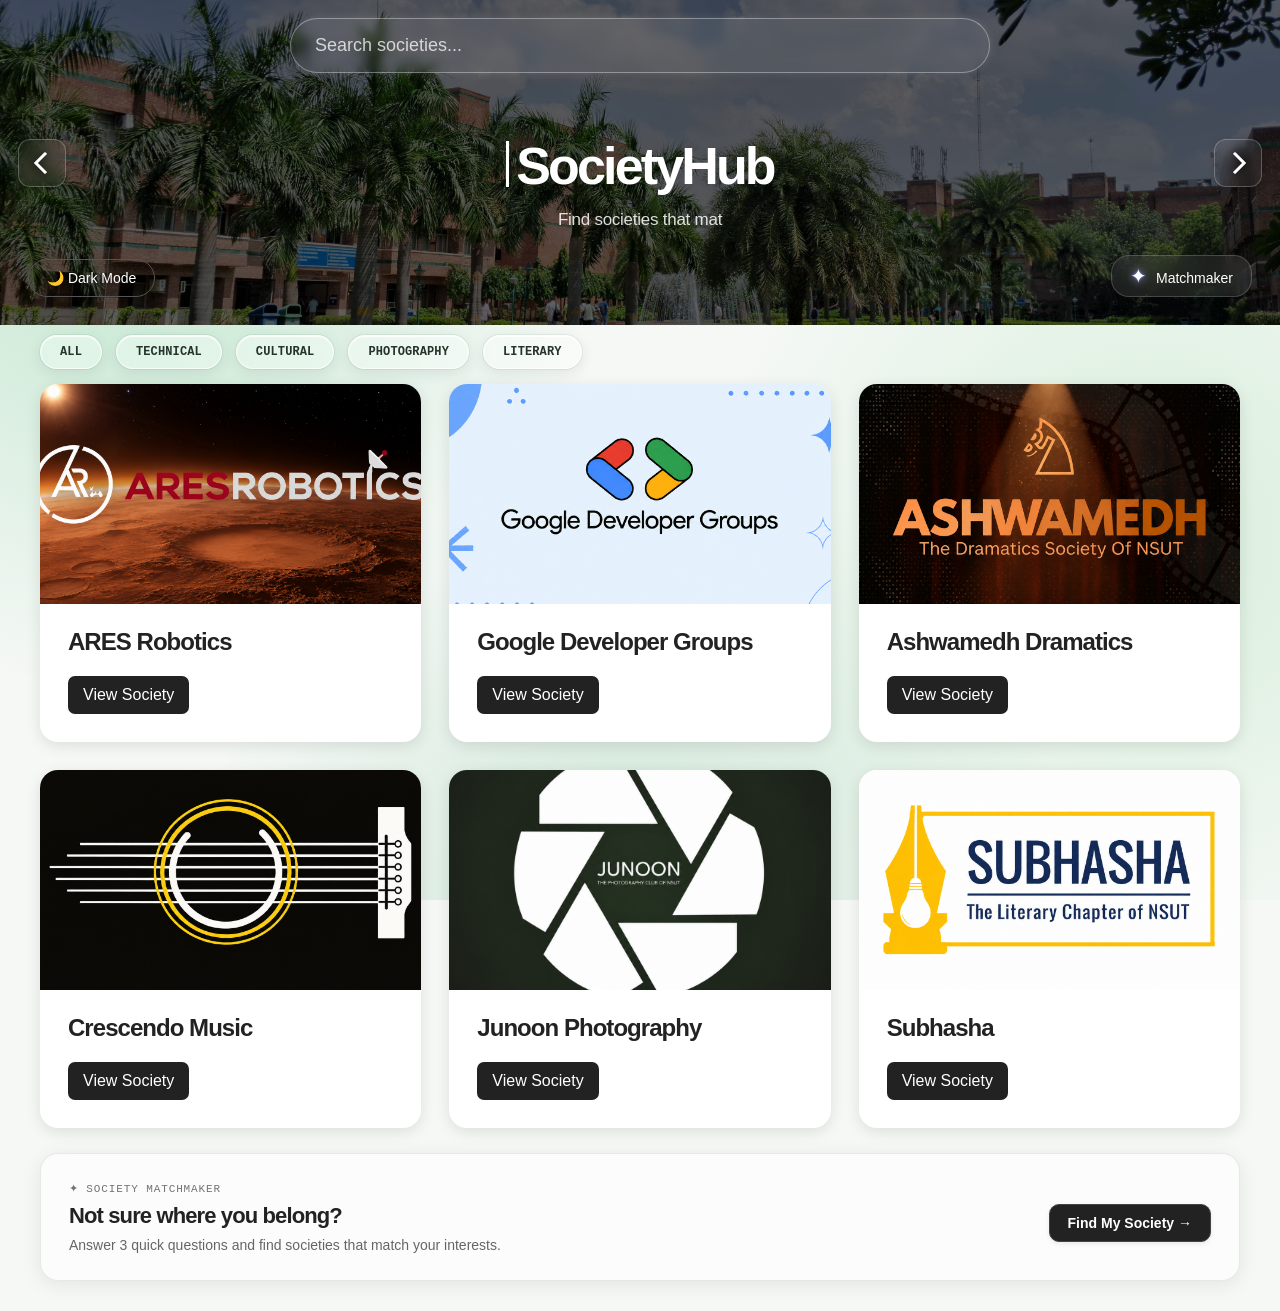
<file: index.html>
<!DOCTYPE html>

<html lang="en">

<head>

    <meta charset="UTF-8">
    <meta name="viewport" content="width=device-width, initial-scale=1.0">

    <title>SocietyHub</title>

    <link rel="stylesheet" href="style.css">

</head>

<body>


    <!-- HEADER / OVERLAY -->
    <header class="hero-overlay">

        <button id="prev-campus" class="campus-arrow campus-prev" type="button">
            &lt;
        </button>

        <button id="next-campus" class="campus-arrow campus-next" type="button">
            &gt;
        </button>


        <!-- SEARCH -->
        <input
            type="text"
            id="search"
            placeholder="Search societies..."
        >


        <h1><span class="typing-cursor"></span>SocietyHub</h1>

        <p id="hero-typing"></p>


        <button id="theme-toggle">🌙 Dark Mode</button>


        <!-- MATCHMAKER SHORTCUT -->
        <button id="matchmaker-jump" class="matchmaker-jump" type="button">
    <span>✦</span>
    Matchmaker
</button>

    </header>


    <main>

        <section>


            <!-- FILTERS -->

            <div class="filters">

                <button class="filter-btn" onclick="filterSocieties('all')">
                    All
                </button>

                <button class="filter-btn" onclick="filterSocieties('Technical')">
                    Technical
                </button>

                <button class="filter-btn" onclick="filterSocieties('Cultural')">
                    Cultural
                </button>

                <button class="filter-btn" onclick="filterSocieties('Photography')">
                    Photography
                </button>

                <button class="filter-btn" onclick="filterSocieties('Literary')">
                    Literary
                </button>

            </div>


            <!-- SOCIETY CARDS -->

            <div class="society-container">


                <!-- ROBOTICS -->

                <div class="society-card">

                    <div class="society-image">
                        <img src="images/robotics.png" alt="Robotics Society">
                    </div>

                    <div class="society-content">

                        <h3>ARES Robotics</h3>

                        <div class="society-info">
                            <p>Technical</p>
                            <p>Build robots and explore research!.</p>
                        </div>

                        <a href="society.html?society=robotics">
                            View Society
                        </a>

                    </div>

                </div>


                <!-- CODING -->

                <div class="society-card">

                    <div class="society-image">
                        <img src="images/coding.png" alt="Coding Club">
                    </div>

                    <div class="society-content">

                        <h3>Google Developer Groups</h3>

                        <div class="society-info">
                            <p>Technical</p>
                            <p>Learn, build and compete through code.</p>
                        </div>

                        <a href="society.html?society=coding">
                            View Society
                        </a>

                    </div>

                </div>


                <!-- DRAMA -->

                <div class="society-card">

                    <div class="society-image">
                        <img src="images/dramatics.png" alt="Drama Society">
                    </div>

                    <div class="society-content">

                        <h3>Ashwamedh Dramatics</h3>

                        <div class="society-info">
                            <p>Cultural</p>
                            <p>Act, perform and tell stories.</p>
                        </div>

                        <a href="society.html?society=drama">
                            View Society
                        </a>

                    </div>

                </div>


                <!-- MUSIC -->

                <div class="society-card">

                    <div class="society-image">
                        <img src="images/music.png" alt="Music Society">
                    </div>

                    <div class="society-content">

                        <h3>Crescendo Music</h3>

                        <div class="society-info">
                            <p>Cultural</p>
                            <p>Explore music and perform together.</p>
                        </div>

                        <a href="society.html?society=music">
                            View Society
                        </a>

                    </div>

                </div>


                <!-- PHOTOGRAPHY -->

                <div class="society-card">

                    <div class="society-image">
                        <img src="images/photography.png" alt="Junoon Photography">
                    </div>

                    <div class="society-content">

                        <h3>Junoon Photography</h3>

                        <div class="society-info">
                            <p>Photography</p>
                            <p>Capture moments and document memories.</p>
                        </div>

                        <a href="society.html?society=photography">
                            View Society
                        </a>

                    </div>

                </div>


                <!-- LITERARY -->

                <div class="society-card">

                    <div class="society-image">
                        <img src="images/literature.png" alt="Literary Society">
                    </div>

                    <div class="society-content">

                        <h3>Subhasha</h3>

                        <div class="society-info">
                            <p>Literary</p>
                            <p>Write, discuss and explore literature.</p>
                        </div>

                        <a href="society.html?society=literary">
                            View Society
                        </a>

                    </div>

                </div>

            </div>


            <!-- EMPTY STATE -->

            <div id="empty-state">

                <h3>No societies found</h3>

                <p>
                    Try searching for a different society or category.
                </p>

            </div>


            <!-- SOCIETY MATCHMAKER -->

            <div class="matchmaker-card">

                <div>

                    <span class="matchmaker-label">
                        ✦ SOCIETY MATCHMAKER
                    </span>

                    <h2>
                        Not sure where you belong?
                    </h2>

                    <p>
                        Answer 3 quick questions and find societies that match your interests.
                    </p>

                </div>

                <button id="start-matchmaker" type="button">
                    Find My Society →
                </button>

            </div>


            <!-- SOCIETY MATCHMAKER MODAL -->

            <div id="matchmaker-modal" class="matchmaker-modal">

                <div class="matchmaker-box">

                    <button
                        id="close-matchmaker"
                        class="matchmaker-close"
                        type="button"
                    >
                        ×
                    </button>

                    <span class="matchmaker-label">
                        ✦ SOCIETY MATCHMAKER
                    </span>

                    <h2 id="matchmaker-question">
                        What are you most interested in?
                    </h2>

                    <div id="matchmaker-options"></div>

                    <div class="matchmaker-progress">
                        <span id="matchmaker-progress">
                            1 / 3
                        </span>
                    </div>

                </div>

            </div>

        </section>

    </main>


    <script src="data.js"></script>
    <script src="script.js"></script>

</body>

</html>
</file>
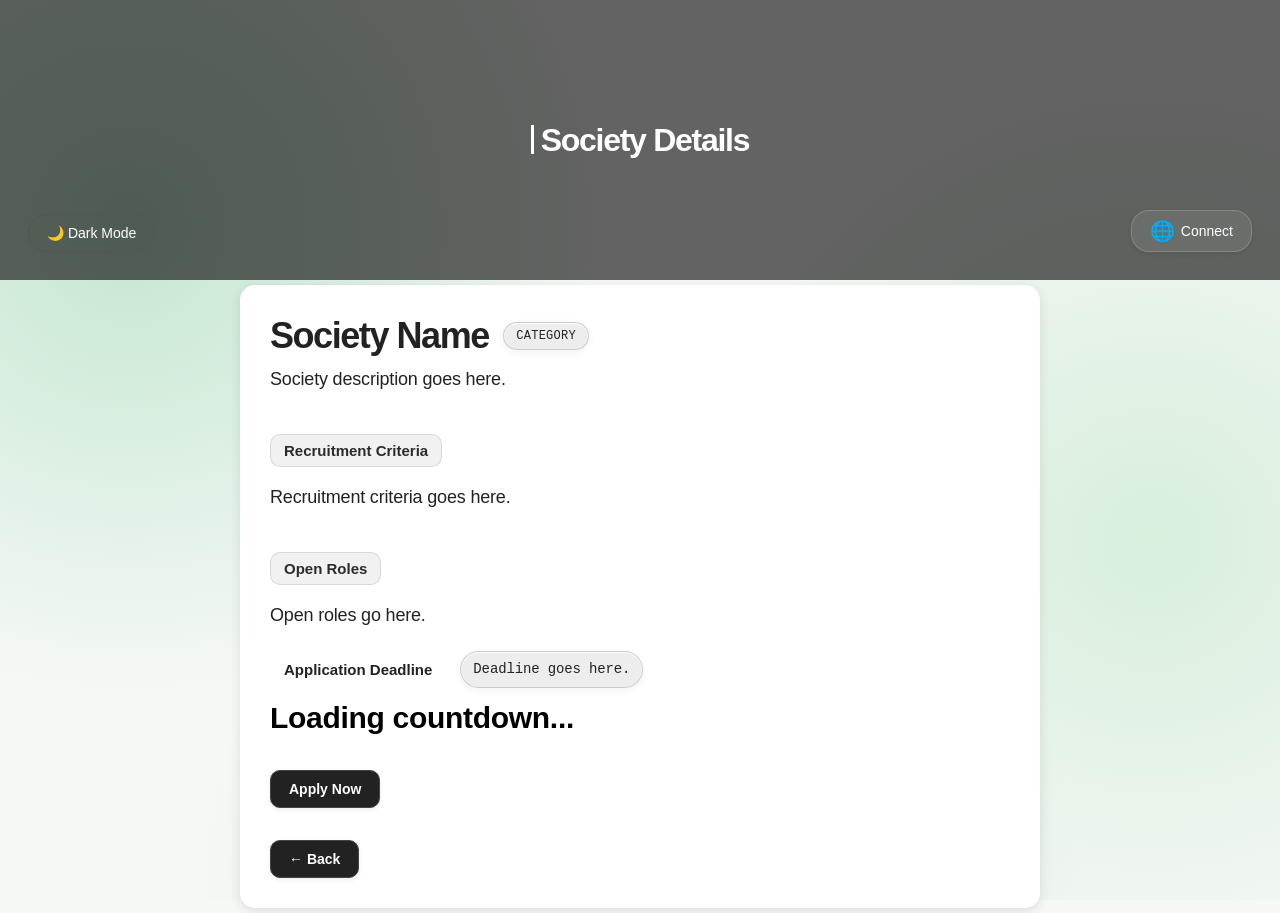
<file: society.html>
<!DOCTYPE html>
<html lang="en">

<head>
    
    <meta charset="UTF-8">



    <meta name="viewport" content="width=device-width, initial-scale=1.0">

    <title>Society Details</title>

    <link rel="stylesheet" href="style.css">
</head>

<body>

    <!-- SOCIETY PHOTO OVERLAY -->
    <header id="society-header" class="society-header">

        <h1><span class="typing-cursor"></span>Society Details</h1>

        <button id="theme-toggle">🌙 Dark Mode</button>

        <a
    id="society-link"
    class="society-link"
    href="#"
    target="_blank"
    rel="noopener noreferrer"
>
    <span>🌐</span>
    Connect
</a>

    </header>


    <main>

        <div class="detail-box">

            <div class="society-title">
    <h2 id="society-name">Society Name</h2>
    <span id="society-category">Category</span>
</div>

            <p id="society-description">
                Society description goes here.
            </p>


            <h3>Recruitment Criteria</h3>

            <p id="society-criteria">
                Recruitment criteria goes here.
            </p>


            <h3>Open Roles</h3>

            <p id="society-roles">
                Open roles go here.
            </p>


            <div class="deadline-header">

    <h3>Application Deadline</h3>

    <p id="society-deadline">
        Deadline goes here.
    </p>

</div>

<p id="deadline-timer">
    Loading countdown...
</p>

            <div class="deadline-actions">

                <button id="show-apply-form" type="button">
                    Apply Now
                </button>

            </div>


            <div id="application-section" style="display: none;">

                <h2>Apply to this Society</h2>


                <form id="apply-form">

                    <label for="name">Name</label>

                    <input type="text" id="name">

                    <small class="error" id="name-error"></small>


                    <label for="year">Year</label>

                    <select id="year">

                        <option value="">Select your year</option>

                        <option value="1">1st Year</option>
                        <option value="2">2nd Year</option>
                        <option value="3">3rd Year</option>
                        <option value="4">4th Year</option>

                    </select>

                    <small class="error" id="year-error"></small>


                    <label for="branch">Branch</label>

                    <input
                        type="text"
                        id="branch"
                        placeholder="e.g. CSE"
                    >

                    <small class="error" id="branch-error"></small>


                    <label for="role">Role</label>

                    <input
                        type="text"
                        id="role"
                        placeholder="e.g. Web Development"
                    >

                    <small class="error" id="role-error"></small>


                    <label for="why">Why do you want to join?</label>

                    <textarea
                        id="why"
                        rows="5"
                    ></textarea>

                    <small class="error" id="why-error"></small>


                    <button type="submit">
                        Submit Application
                    </button>

                </form>


                <p id="confirmation"></p>

            </div>


            <a href="index.html" class="back-button">
    ← Back
</a>

        </div>

    </main>


    <script src="data.js"></script>
    <script src="script.js"></script>

</body>

</html>
</file>
<file: style.css>
/* ============================= */
/* GLOBAL                         */
/* ============================= */

* {
    box-sizing: border-box;
}

body {
    font-family: Arial, sans-serif;
    margin: 0;
    background-color: #f5f5f5;
    color: #222;

    transition:
        background-color 0.3s ease,
        color 0.3s ease;
}


/* ============================= */
/* HERO / HEADER                  */
/* ============================= */

.hero-overlay {
    height: 325px;
    width: 100%;

    background-image: url("images/background.png");
    background-size: cover;
    background-position: center;
    background-repeat: no-repeat;

    display: flex;
    flex-direction: column;
    align-items: center;
    justify-content: center;

    text-align: center;
    color: white;

    position: relative;
    z-index: 1;
}


/* Dark overlay */

.hero-overlay::before {
    content: "";
    position: absolute;
    inset: 0;

    background: rgba(0, 0, 0, 0.60);

    z-index: -1;
}


/* Hero text */

.hero-overlay h1 {
    margin: 45px 0 10px;
}

.hero-overlay p {
    margin: 0;
}


/* ============================= */
/* SEARCH                         */
/* ============================= */

.hero-overlay #search {
    position: absolute;

    top: 18px;
    left: 50%;
    transform: translateX(-50%);

    width: 700px;
    max-width: 80%;

    padding: 16px 24px;

    background: rgba(255, 255, 255, 0.08);

    border: 1px solid rgba(255, 255, 255, 0.35);
    border-radius: 30px;

    color: white;

    font-family: Arial, sans-serif;
    font-size: 18px;

    outline: none;

    backdrop-filter: blur(4px);

    box-shadow:
        0 0 8px rgba(255, 255, 255, 0.12);

    transition:
        width 0.3s ease,
        background-color 0.3s ease,
        color 0.3s ease,
        border-color 0.3s ease,
        box-shadow 0.3s ease;
}


/* Placeholder */

.hero-overlay #search::placeholder {
    color: rgba(255, 255, 255, 0.75);
}


/* Search hover */

.hero-overlay #search:hover {
    width: 760px;

    background: rgba(255, 255, 255, 0.95);
    color: #222;

    border-color: white;

    box-shadow:
        0 0 12px rgba(255, 255, 255, 0.20);
}


/* Search focus */

.hero-overlay #search:focus {
    width: 760px;

    background: rgba(255, 255, 255, 0.95);
    color: #222;

    border-color: white;

    box-shadow:
        0 0 12px rgba(255, 255, 255, 0.20);
}


/* Placeholder when hovered/focused */

.hero-overlay #search:hover::placeholder,
.hero-overlay #search:focus::placeholder {
    color: #555;
}


/* ============================= */
/* DARK MODE BUTTON               */
/* ============================= */

#theme-toggle {
    margin-top: 30px;

    padding: 10px 18px;

    border: 1px solid #555;
    border-radius: 20px;

    background: transparent;
    color: white;

    cursor: pointer;
    font-size: 14px;

    transition:
        background-color 0.3s ease,
        color 0.3s ease,
        transform 0.2s ease;
}

#theme-toggle:hover {
    background: white;
    color: #222;
    transform: scale(1.05);
}


/* ============================= */
/* MAIN                           */
/* ============================= */

main {
    padding: 5px 40px;
}


/* ============================= */
/* FILTERS                        */
/* ============================= */

.filters {
    display: flex;
    gap: 14px;
    flex-wrap: wrap;

    margin-top: 5px;
    margin-bottom: 15px;
}


.filter-btn {
    appearance: none;

    border: 1px solid #d1d5db;
    border-radius: 999px;

    background: white;
    color: #333;

    padding: 10px 20px;
    margin: 0;

    font-family: Arial, sans-serif;
    font-size: 14px;
    font-weight: 600;

    cursor: pointer;

    transition:
        background-color 0.2s ease,
        color 0.2s ease,
        border-color 0.2s ease,
        transform 0.2s ease,
        box-shadow 0.2s ease;
}


.filter-btn:hover {
    background: #222;
    color: white;
    border-color: #222;

    transform: translateY(-2px) scale(1.05);

    box-shadow:
        0 0 10px rgba(0, 0, 0, 0.15);
}


/* ============================= */
/* SOCIETY CARDS                 */
/* ============================= */

.society-container {
    display: grid;
    grid-template-columns: repeat(3, 1fr);

    gap: 28px;

    margin-top: 0;
}


.society-card {
    background-color: white;

    border-radius: 18px;
    overflow: hidden;

    padding: 0;

    box-shadow:
        0 4px 15px rgba(0, 0, 0, 0.1);

    transition:
        transform 0.25s ease,
        box-shadow 0.25s ease;
}


.society-card:hover {
    transform: translateY(-4px);

    box-shadow:
        0 8px 22px rgba(0, 0, 0, 0.15);
}


/* ============================= */
/* SOCIETY IMAGE                 */
/* ============================= */

.society-image {
    width: 100%;
    height: 220px;

    overflow: hidden;
}


.society-image img {
    width: 100%;
    height: 100%;

    object-fit: cover;
    display: block;

    transform: scale(1.2);
    filter: blur(0.5px);

    transition:
        transform 0.5s ease,
        filter 0.5s ease;
}


.society-card:hover .society-image img {
    transform: scale(1);
    filter: blur(0);
}


/* ============================= */
/* SOCIETY CONTENT               */
/* ============================= */

.society-content {
    padding: 24px 28px 28px;

    transition:
        background-color 0.3s ease,
        color 0.3s ease;
}


.society-content h3 {
    margin: 0;
    font-size: 24px;
}


/* Hidden information */

.society-info {
    opacity: 0;
    max-height: 0;

    overflow: hidden;

    transition:
        opacity 0.35s ease,
        max-height 0.35s ease;
}


.society-card:hover .society-info {
    opacity: 1;
    max-height: 150px;
}


.society-info p {
    margin: 14px 0 0;
}


/* ============================= */
/* SOCIETY CARD LINKS             */
/* ============================= */

.society-card a {
    display: inline-block;

    margin-top: 20px;

    padding: 10px 15px;

    background-color: #222;
    color: white;

    text-decoration: none;

    border-radius: 7px;

    transition:
        background-color 0.2s ease,
        color 0.2s ease,
        transform 0.2s ease;
}


.society-card a:hover {
    background-color: #444;
    transform: scale(1.05);
}


/* ============================= */
/* DETAIL PAGE                   */
/* ============================= */

.detail-box {
    background-color: white;

    padding: 30px;

    border-radius: 15px;

    max-width: 800px;

    margin: 0 auto;

    box-shadow:
        0 3px 12px rgba(0, 0, 0, 0.1);

    transition:
        background-color 0.3s ease,
        color 0.3s ease;
}


#society-name {
    font-size: 36px;
    margin-bottom: 30px;
}


main p {
    font-size: 18px;
    line-height: 1.6;
}


/* ============================= */
/* FORM                          */
/* ============================= */

form {
    display: flex;
    flex-direction: column;

    gap: 10px;

    margin-top: 20px;
}


form input,
form select,
form textarea {
    padding: 12px;

    border: 1px solid #ccc;
    border-radius: 7px;

    font-size: 16px;
    font-family: Arial, sans-serif;

    transition:
        background-color 0.3s ease,
        color 0.3s ease,
        border-color 0.3s ease;
}


form input:focus,
form select:focus,
form textarea:focus {
    outline: none;
    border-color: #222;
}


form button {
    margin-top: 10px;

    padding: 12px;

    border: none;
    border-radius: 7px;

    background-color: #222;
    color: white;

    font-size: 16px;

    cursor: pointer;

    transition:
        background-color 0.2s ease,
        transform 0.2s ease;
}


form button:hover {
    background-color: #444;
    transform: scale(1.03);
}


#confirmation {
    margin-top: 20px;
    font-weight: bold;
}


/* ============================= */
/* BACK LINK                     */
/* ============================= */

main a {
    transition:
        background-color 0.2s ease,
        transform 0.2s ease;
}


/* ============================= */
/* VALIDATION                    */
/* ============================= */

.error {
    color: #d64545;
    font-size: 13px;
    min-height: 18px;
}


.input-error {
    border: 1px solid #d64545 !important;
}


/* ============================= */
/* EMPTY STATE                   */
/* ============================= */

#empty-state {
    display: none;

    text-align: center;

    padding: 50px 20px;

    margin-top: 20px;
}


#empty-state h3 {
    margin-bottom: 8px;
    font-size: 24px;
}


#empty-state p {
    color: #777;
    margin: 0;
}


/* ============================= */
/* SOCIETY DETAIL HEADER         */
/* ============================= */

.society-header {
    height: 280px;
    width: 100%;

    background-size: cover;
    background-position: center;
    background-repeat: no-repeat;

    display: flex;
    flex-direction: column;

    align-items: center;
    justify-content: center;

    text-align: center;
    color: white;

    position: relative;
    z-index: 1;

    transition: height 0.4s ease;
}


.society-header::before {
    content: "";

    position: absolute;
    inset: 0;

    background: rgba(0, 0, 0, 0.60);

    z-index: -1;

    transition:
        background 0.4s ease;
}


.society-header:hover {
    height: 310px;
}


.society-header:hover::before {
    background: rgba(0, 0, 0, 0.25);
}


/* ============================= */
/* DARK MODE                     */
/* ============================= */

body.dark {
    background-color: #121212;
    color: #f5f5f5;
}


body.dark .society-card,
body.dark .detail-box {
    background-color: #1e1e1e;
    color: #f5f5f5;
}


/* Search in dark mode */

body.dark .hero-overlay #search {
    background: rgba(0, 0, 0, 0.12);

    color: white;

    border-color: rgba(255, 255, 255, 0.30);

    box-shadow:
        0 0 8px rgba(255, 255, 255, 0.10);
}


body.dark .hero-overlay #search::placeholder {
    color: rgba(255, 255, 255, 0.70);
}


/* Search hover/focus in dark mode */

body.dark .hero-overlay #search:hover,
body.dark .hero-overlay #search:focus {
    width: 760px;

    background: rgba(0, 0, 0, 0.95);

    color: white;

    border-color: rgba(255, 255, 255, 0.8);

    box-shadow:
        0 0 12px rgba(255, 255, 255, 0.18);
}


body.dark .hero-overlay #search:hover::placeholder,
body.dark .hero-overlay #search:focus::placeholder {
    color: #bbb;
}


/* Dark mode filters */

body.dark .filter-btn {
    background-color: #1e1e1e;
    color: white;
    border-color: #555;
}


body.dark .filter-btn:hover {
    background-color: white;
    color: #222;
    border-color: white;
}


/* Dark mode forms */

body.dark form input,
body.dark form select,
body.dark form textarea {
    background-color: #1e1e1e;
    color: white;
    border-color: #555;
}


/* Dark mode society links */

body.dark .society-card a {
    background-color: #d1d1d1 !important;
    color: #222 !important;

    border: 1px solid #d1d1d1;
}


body.dark .society-card a:hover {
    background-color: #bdbdbd !important;
    color: #222 !important;
}


/* Dark empty state */

body.dark #empty-state p {
    color: #aaa;
}


/* ============================= */
/* MOBILE                        */
/* ============================= */

@media (max-width: 700px) {

    main {
        padding: 20px;
    }


    .hero-overlay {
        height: 330px;
    }


    .hero-overlay #search {
        width: 85%;
        max-width: none;

        top: 18px;

        padding: 14px 20px;

        font-size: 16px;
    }


    .hero-overlay #search:hover,
    .hero-overlay #search:focus {
        width: 92%;
    }


    body.dark .hero-overlay #search:hover,
    body.dark .hero-overlay #search:focus {
        width: 92%;
    }


    .hero-overlay h1 {
        margin-top: 55px;
        font-size: 32px;
    }


    .hero-overlay p {
        font-size: 16px;
    }


    .society-container {
        grid-template-columns: 1fr;
    }


    .filters {
        gap: 8px;
    }


    .filter-btn {
        padding: 9px 14px;
    }


    .society-image {
        height: 200px;
    }


    #society-name {
        font-size: 30px;
    }

}


/* ============================= */
/* HERO HOVER EXPANSION           */
/* ============================= */

.hero-overlay {
    height: 325px;

    transition: height 0.4s ease;
}

.hero-overlay:hover {
    height: 355px;
}


/* ============================= */
/* PAGE TRANSITIONS               */
/* ============================= */

html {
    background: white;
}

html:has(body.dark) {
    background: #121212;
}

#page-transition {
    position: fixed;
    inset: 0;

    background: white;

    z-index: 99999;

    /* IMPORTANT: allows buttons/links underneath to be clicked */
    pointer-events: none;

    opacity: 1;

    transition: opacity 0.4s ease;
}

body.dark #page-transition {
    background: #121212;
}

#page-transition.hide {
    opacity: 0;
}

/* ============================= */
/* APPLICATION FORM HOVER EFFECTS */
/* ============================= */

/* Form input boxes */

form input:hover,
form select:hover,
form textarea:hover {
    transform: scale(1.02);
    filter: brightness(1.08);
}


/* Keep the effect while using a field */

form input:focus,
form select:focus,
form textarea:focus {
    transform: scale(1.02);
    filter: brightness(1.08);
    outline: none;
}


/* Slower transition for form fields */

form input,
form select,
form textarea {
    transition:
        background-color 0.3s ease,
        color 0.3s ease,
        border-color 0.3s ease,
        transform 0.3s ease,
        filter 0.3s ease;
}


/* Submit Application */

form button {
    transition:
        background-color 0.3s ease,
        transform 0.3s ease,
        filter 0.3s ease;
}

form button:hover {
    background-color: #444;
    transform: scale(1.05);
    filter: brightness(1.15);
}

/* ============================= */
/* SMALL BACK BUTTON              */
/* ============================= */

main > button,
main button:not(form button) {
    appearance: none !important;

    display: inline-flex !important;
    align-items: center !important;
    justify-content: center !important;

    padding: 10px 18px !important;
    margin-top: 12px !important;

    background: #222 !important;
    color: white !important;

    border: 1px solid #444 !important;
    border-radius: 10px !important;

    font-family: Arial, sans-serif !important;
    font-size: 14px !important;
    font-weight: 600 !important;

    cursor: pointer !important;

    box-shadow: 0 2px 5px rgba(0, 0, 0, 0.08) !important;

    transition:
        transform 0.35s ease,
        background-color 0.35s ease,
        box-shadow 0.35s ease !important;
}


/* Hover */

main > button:hover,
main button:not(form button):hover {
    background: #333 !important;

    transform: scale(1.1) translateY(-1px) !important;

    box-shadow: 0 3px 7px rgba(0, 0, 0, 0.12) !important;
}


/* Dark mode */

body.dark main > button,
body.dark main button:not(form button) {
    background: #1e1e1e !important;
    color: white !important;
    border-color: #444 !important;
}

body.dark main > button:hover,
body.dark main button:not(form button):hover {
    background: #292929 !important;
    box-shadow: 0 3px 7px rgba(255, 255, 255, 0.06) !important;
}

body {
    background:
        radial-gradient(
            circle at 10% 25%,
            rgba(50, 180, 100, 0.25),
            transparent 35%
        ),
        radial-gradient(
            circle at 90% 60%,
            rgba(100, 200, 120, 0.20),
            transparent 35%
        ),
        radial-gradient(
            circle at 50% 100%,
            rgba(30, 150, 80, 0.18),
            transparent 40%
        ),
        #f5f8f5;

    background-attachment: fixed;
}

body.dark {
    background:
        radial-gradient(
            circle at 10% 25%,
            rgba(40, 160, 80, 0.25),
            transparent 35%
        ),
        radial-gradient(
            circle at 90% 60%,
            rgba(80, 190, 100, 0.18),
            transparent 35%
        ),
        radial-gradient(
            circle at 50% 100%,
            rgba(30, 130, 70, 0.15),
            transparent 40%
        ),
        #101510;

    background-attachment: fixed;
}

/* ============================= */
/* SOCIETY COLOR THEMES           */
/* ============================= */

/* ROBOTICS — RED + PURPLE */

body.theme-robotics {
    background:
        radial-gradient(
            circle at 15% 25%,
            rgba(255, 60, 60, 0.25),
            transparent 35%
        ),
        radial-gradient(
            circle at 85% 60%,
            rgba(150, 60, 255, 0.25),
            transparent 35%
        ),
        #f7f5f8;
}


/* CODING — LIGHT SKY BLUE */

body.theme-coding {
    background:
        radial-gradient(
            circle at 15% 25%,
            rgba(100, 200, 255, 0.28),
            transparent 35%
        ),
        radial-gradient(
            circle at 85% 60%,
            rgba(80, 170, 240, 0.22),
            transparent 35%
        ),
        #f3f9fc;
}


/* LITERATURE — YELLOW */

body.theme-literary {
    background:
        radial-gradient(
            circle at 15% 25%,
            rgba(255, 210, 60, 0.28),
            transparent 35%
        ),
        radial-gradient(
            circle at 85% 60%,
            rgba(255, 190, 40, 0.20),
            transparent 35%
        ),
        #faf9f2;
}


/* PHOTOGRAPHY — GREEN */

body.theme-sports {
    background:
        radial-gradient(
            circle at 15% 25%,
            rgba(60, 190, 100, 0.25),
            transparent 35%
        ),
        radial-gradient(
            circle at 85% 60%,
            rgba(100, 210, 120, 0.20),
            transparent 35%
        ),
        #f4f9f5;
}


/* DRAMATICS — ORANGE */

body.theme-drama {
    background:
        radial-gradient(
            circle at 15% 25%,
            rgba(255, 140, 40, 0.28),
            transparent 35%
        ),
        radial-gradient(
            circle at 85% 60%,
            rgba(255, 100, 30, 0.20),
            transparent 35%
        ),
        #faf6f1;
}


/* MUSIC — GREY */

body.theme-music {
    background:
        radial-gradient(
            circle at 15% 25%,
            rgba(130, 130, 130, 0.25),
            transparent 35%
        ),
        radial-gradient(
            circle at 85% 60%,
            rgba(170, 170, 170, 0.20),
            transparent 35%
        ),
        #f5f5f5;
}

/* ============================= */
/* SOCIETY THEMES — DARK MODE     */
/* ============================= */

body.dark.theme-robotics {
    background:
        radial-gradient(
            circle at 15% 25%,
            rgba(255, 60, 60, 0.18),
            transparent 35%
        ),
        radial-gradient(
            circle at 85% 60%,
            rgba(150, 60, 255, 0.18),
            transparent 35%
        ),
        #121212;
}

body.dark.theme-coding {
    background:
        radial-gradient(
            circle at 15% 25%,
            rgba(100, 200, 255, 0.18),
            transparent 35%
        ),
        radial-gradient(
            circle at 85% 60%,
            rgba(80, 170, 240, 0.14),
            transparent 35%
        ),
        #121212;
}

body.dark.theme-literary {
    background:
        radial-gradient(
            circle at 15% 25%,
            rgba(255, 210, 60, 0.18),
            transparent 35%
        ),
        radial-gradient(
            circle at 85% 60%,
            rgba(255, 190, 40, 0.14),
            transparent 35%
        ),
        #121212;
}

body.dark.theme-sports {
    background:
        radial-gradient(
            circle at 15% 25%,
            rgba(60, 190, 100, 0.18),
            transparent 35%
        ),
        radial-gradient(
            circle at 85% 60%,
            rgba(100, 210, 120, 0.14),
            transparent 35%
        ),
        #121212;
}

body.dark.theme-drama {
    background:
        radial-gradient(
            circle at 15% 25%,
            rgba(255, 140, 40, 0.18),
            transparent 35%
        ),
        radial-gradient(
            circle at 85% 60%,
            rgba(255, 100, 30, 0.14),
            transparent 35%
        ),
        #121212;
}

body.dark.theme-music {
    background:
        radial-gradient(
            circle at 15% 25%,
            rgba(150, 150, 150, 0.16),
            transparent 35%
        ),
        radial-gradient(
            circle at 85% 60%,
            rgba(190, 190, 190, 0.12),
            transparent 35%
        ),
        #121212;
}

h1,
h2,
h3,
#society-name {
    font-family: "DM Sans", sans-serif;
    font-weight: 600;
    letter-spacing: -0.04em;
}

.hero-overlay p,
.society-info p,
.detail-box p {
    font-family: "Inter", sans-serif;
    font-weight: 400;
    letter-spacing: -0.01em;
    line-height: 1.6;
}

.hero-overlay h1 {
    font-family: "DM Sans", sans-serif;
    font-size: 52px;
    font-weight: 700;
    letter-spacing: -0.055em;
}

.hero-overlay p {
    font-family: "Inter", sans-serif;
    font-size: 17px;
    font-weight: 400;
    letter-spacing: -0.015em;
    opacity: 0.85;
}

body.dark .society-card {
    background: rgba(255, 255, 255, 0.055);

    border: 1px solid rgba(255, 255, 255, 0.14);

    box-shadow:
        0 4px 20px rgba(0, 0, 0, 0.25);
}

body.dark .society-card:hover {
    background: rgba(255, 255, 255, 0.08);

    border-color: rgba(255, 255, 255, 0.22);

    box-shadow:
        0 10px 30px rgba(0, 0, 0, 0.35);
}

/* Glass detail card in dark mode */
body.dark .detail-box {
    background: rgba(255, 255, 255, 0.055);

    border: 1px solid rgba(255, 255, 255, 0.14);

    backdrop-filter: blur(12px);
    -webkit-backdrop-filter: blur(12px);

    box-shadow:
        0 4px 20px rgba(0, 0, 0, 0.25);
}

body.dark .detail-box:hover {
    background: rgba(255, 255, 255, 0.08);

    border-color: rgba(255, 255, 255, 0.22);

    box-shadow:
        0 8px 25px rgba(0, 0, 0, 0.30);
}


/* ============================= */
/* CATEGORY GLASS PILL            */
/* ============================= */

.society-info p:first-child {
    display: inline-block;

    margin: 12px 0 0;
    padding: 5px 12px;

    background: rgba(0, 0, 0, 0.22);
    border: 1px solid rgba(255, 255, 255, 0.12);

    border-radius: 999px;

    backdrop-filter: blur(8px);
    -webkit-backdrop-filter: blur(8px);

    font-family: "Cascadia Code", monospace;
    font-size: 12px;
    font-weight: 500;

    line-height: 1.2;
    white-space: nowrap;

    text-transform: uppercase;

    transition:
        background-color 0.3s ease,
        border-color 0.3s ease;
}


/* Hover */

.society-card:hover .society-info p:first-child {
    background: rgba(0, 0, 0, 0.28);
    border-color: rgba(255, 255, 255, 0.16);
}


/* Dark mode */

body.dark .society-info p:first-child {
    background: rgba(0, 0, 0, 0.28);
    border-color: rgba(255, 255, 255, 0.10);
}

body.dark .society-card:hover .society-info p:first-child {
    background: rgba(0, 0, 0, 0.34);
    border-color: rgba(255, 255, 255, 0.14);
}


/* ========================================================= */
/* FINAL FILTER PILL OVERRIDE                                */
/* ========================================================= */

.filters .filter-btn {
    appearance: none !important;

    padding: 9px 19px !important;
    margin: 0 !important;

    background: rgba(255, 255, 255, 0.07) !important;
    color: rgba(255, 255, 255, 0.92) !important;

    border: 1px solid rgba(255, 255, 255, 0.20) !important;
    border-radius: 999px !important;

    font-family: "Cascadia Code", monospace !important;
    font-size: 12px !important;
    font-weight: 400 !important;

    text-transform: uppercase !important;
    letter-spacing: 0.01em !important;
    white-space: nowrap !important;

    backdrop-filter: blur(14px) !important;
    -webkit-backdrop-filter: blur(14px) !important;

    box-shadow:
        inset 0 1px 1px rgba(255, 255, 255, 0.08),
        0 2px 8px rgba(0, 0, 0, 0.08) !important;

    transform: none !important;

    transition:
        background-color 0.3s ease,
        border-color 0.3s ease,
        transform 0.3s ease,
        box-shadow 0.3s ease !important;
}

.filters .filter-btn:hover {
    background: rgba(255, 255, 255, 0.11) !important;
    border-color: rgba(255, 255, 255, 0.27) !important;
    color: white !important;

    transform: translateY(-1px) !important;

    box-shadow:
        inset 0 1px 1px rgba(255, 255, 255, 0.10),
        0 4px 12px rgba(0, 0, 0, 0.10) !important;
}

body.dark .filters .filter-btn {
    background: rgba(255, 255, 255, 0.055) !important;
    border-color: rgba(255, 255, 255, 0.16) !important;
    color: rgba(255, 255, 255, 0.92) !important;
}

body.dark .filters .filter-btn:hover {
    background: rgba(255, 255, 255, 0.085) !important;
    border-color: rgba(255, 255, 255, 0.22) !important;
}

/* Light mode filter pills (frosted glass, dark text) */

body:not(.dark) .filters .filter-btn {
    background: rgba(255, 255, 255, 0.38) !important;
    color: #26332b !important;
    border: 1px solid rgba(255, 255, 255, 0.75) !important;
    font-weight: 600 !important;

    backdrop-filter: blur(14px) saturate(140%) !important;
    -webkit-backdrop-filter: blur(14px) saturate(140%) !important;

    box-shadow:
        inset 0 1px 1px rgba(255, 255, 255, 0.9),
        0 0 0 1px rgba(40, 70, 50, 0.07),
        0 4px 14px rgba(40, 70, 50, 0.10) !important;
}

body:not(.dark) .filters .filter-btn:hover {
    background: rgba(255, 255, 255, 0.62) !important;
    color: #111 !important;
    border-color: rgba(255, 255, 255, 0.95) !important;

    box-shadow:
        inset 0 1px 1px rgba(255, 255, 255, 1),
        0 0 0 1px rgba(40, 70, 50, 0.10),
        0 6px 18px rgba(40, 70, 50, 0.14) !important;
}

/* ============================= */
/* APPLICATION DEADLINE          */
/* ============================= */

#society-deadline {
    font-family: "Cascadia Code", monospace;
    font-size: 14px;
    font-weight: 500;

    display: inline-block;

    padding: 6px 12px;

    margin-top: 4px;
    margin-left: 14px;

    background: rgba(0, 0, 0, 0.12);
    border: 1px solid rgba(255, 255, 255, 0.14);
    border-radius: 999px;

    vertical-align: middle;
}


/* ============================= */
/* APPLY NOW BUTTON              */
/* ============================= */

#show-apply-form {
    appearance: none;
    display: inline-flex;
    align-items: center;
    justify-content: center;
    padding: 10px 18px;
    margin-top: 12px;
    background: #222;
    color: white;
    border: 1px solid #444;
    border-radius: 10px;
    font-family: Arial, sans-serif;
    font-size: 14px;
    font-weight: 600;
    cursor: pointer;
    box-shadow: 0 2px 5px rgba(0, 0, 0, 0.08);
    transition:
        transform 0.35s ease,
        background-color 0.35s ease,
        box-shadow 0.35s ease;
}

#show-apply-form:hover {
    background: #333;
    transform: scale(1.05) translateY(-1px);
    box-shadow: 0 3px 7px rgba(0, 0, 0, 0.12);
}


/* ============================= */
/* APPLICATION REVEAL            */
/* ============================= */

#application-section {
    animation: applicationReveal 0.35s ease;
}

@keyframes applicationReveal {
    from {
        opacity: 0;
        transform: translateY(8px);
    }

    to {
        opacity: 1;
        transform: translateY(0);
    }
}


/* DARK MODE */

body.dark #society-deadline {
    background: rgba(0, 0, 0, 0.28);
    border-color: rgba(255, 255, 255, 0.10);
}

body.dark #show-apply-form {
    background: #1e1e1e;
    color: white;
    border-color: #444;
}

body.dark #show-apply-form:hover {
    background: #292929;
}


/* MOBILE */

@media (max-width: 700px) {
    #show-apply-form {
        padding: 9px 16px;
        font-size: 13px;
    }
}

/* ============================= */
/* DEADLINE COUNTDOWN             */
/* ============================= */

#deadline-timer {
    font-family: inherit;
    font-size: 32px;
    font-weight: 700;

    margin-top: -2px;
    margin-bottom: 14px;

    opacity: 0.8;
}

/* ============================= */
/* DEADLINE ACTIONS               */
/* ============================= */

.deadline-actions {
    display: flex;
    align-items: center;
    gap: 10px;
    margin-top: 4px;
    margin-bottom: 20px;
}

.deadline-actions button {
    appearance: none;
    display: inline-flex;
    align-items: center;
    justify-content: center;
    padding: 10px 18px;
    background: #222;
    color: white;
    border: 1px solid #444;
    border-radius: 10px;
    font-family: Arial, sans-serif;
    font-size: 14px;
    font-weight: 600;
    cursor: pointer;
    box-shadow: 0 2px 5px rgba(0, 0, 0, 0.08);
    transition:
        transform 0.35s ease,
        background-color 0.35s ease,
        box-shadow 0.35s ease;
}

.deadline-actions button:hover {
    background: #333;
    transform: scale(1.05) translateY(-1px);
    box-shadow: 0 3px 7px rgba(0, 0, 0, 0.12);
}


/* DARK MODE */

body.dark .deadline-actions button {
    background: #1e1e1e;
    color: white;
    border-color: #444;
}

body.dark .deadline-actions button:hover {
    background: #292929;
}


/* MOBILE */

@media (max-width: 700px) {

    .deadline-actions {
        gap: 8px;
    }

    .deadline-actions button {
        padding: 9px 16px;
        font-size: 13px;
    }

}

/* ============================= */
/* HERO TYPING EFFECT             */
/* ============================= */

.typing-cursor {
    display: inline-block;
    width: 3px;
    height: 0.9em;
    background: currentColor;
    margin-right: 7px;
    transform: translateY(3px);
    animation: cursorBlink 2s steps(1) infinite;
}

#hero-typing {
    min-height: 1.3em;
}

@keyframes cursorBlink {
    0%,
    50% {
        opacity: 1;
    }

    51%,
    100% {
        opacity: 0;
    }
}

/* ================================= */
/* CAMPUS CAROUSEL ARROWS             */
/* ================================= */

.campus-arrow {
    position: absolute !important;
    top: 50% !important;

    width: 48px !important;
    height: 48px !important;

    padding: 0 !important;
    margin: 0 !important;

    display: flex !important;
    align-items: center !important;
    justify-content: center !important;

    background: rgba(255, 255, 255, 0.055) !important;
    border: 1px solid rgba(255, 255, 255, 0.24) !important;
    border-radius: 12px !important;

    font-size: 0 !important;

    cursor: pointer !important;
    z-index: 100 !important;

    backdrop-filter: blur(7px) !important;
    -webkit-backdrop-filter: blur(7px) !important;

    box-shadow:
        0 2px 8px rgba(0, 0, 0, 0.12) !important;

    transition:
        background-color 0.25s ease,
        border-color 0.25s ease,
        transform 0.25s ease,
        box-shadow 0.25s ease !important;
}


/* ================================= */
/* LEFT BUTTON                       */
/* ================================= */

.campus-prev {
    left: 18px !important;
    right: auto !important;

    transform: translateY(-50%) !important;
}


/* ================================= */
/* RIGHT BUTTON                      */
/* ================================= */

.campus-next {
    right: 18px !important;
    left: auto !important;

    transform: translateY(-50%) !important;
}


/* ================================= */
/* CHEVRON                            */
/* ================================= */

.campus-arrow::before {
    content: "" !important;

    width: 13px !important;
    height: 13px !important;

    display: block !important;

    border: solid white !important;
    border-width: 0 0 3px 3px !important;

    border-radius: 1px !important;

    filter:
        drop-shadow(0 1px 4px rgba(0, 0, 0, 0.75)) !important;
}


/* LEFT = < */

.campus-prev::before {
    transform: translateX(3px) rotate(45deg) !important;
}



/* RIGHT = > */

.campus-next::before {
    transform: translateX(-3px)rotate(225deg) !important;
}


/* ================================= */
/* HOVER                              */
/* ================================= */

.campus-arrow:hover {
    background: rgba(255, 255, 255, 0.17) !important;

    border-color: rgba(255, 255, 255, 0.38) !important;

    box-shadow:
        0 4px 12px rgba(0, 0, 0, 0.18) !important;
}

.campus-prev:hover {
    transform: translateY(-50%) translateX(-3px) !important;
}

.campus-next:hover {
    transform: translateY(-50%) translateX(3px) !important;
}

/* ============================= */
/* NO DARK MODE OVERRIDES        */
/* ============================= */

/*
   The arrows intentionally look identical
   in light and dark mode.
*/


/* ============================= */
/* CAMPUS IMAGE SLIDE             */
/* ============================= */

.campus-image-layer {
    position: absolute;

    inset: 0;

    background-size: cover;
    background-position: center;
    background-repeat: no-repeat;

    z-index: -2;
}


/* NEW IMAGE ENTERING FROM RIGHT */

.campus-image-layer.slide-in-right {
    animation: campusSlideInRight 0.55s ease forwards;
}


/* NEW IMAGE ENTERING FROM LEFT */

.campus-image-layer.slide-in-left {
    animation: campusSlideInLeft 0.55s ease forwards;
}


/* OLD IMAGE LEAVING TO LEFT */

.campus-image-layer.slide-out-right {
    animation: campusSlideOutRight 0.55s ease forwards;
}


/* OLD IMAGE LEAVING TO RIGHT */

.campus-image-layer.slide-out-left {
    animation: campusSlideOutLeft 0.55s ease forwards;
}


/* ============================= */
/* SLIDE ANIMATIONS               */
/* ============================= */

@keyframes campusSlideInRight {

    from {
        transform: translateX(100%);
    }

    to {
        transform: translateX(0);
    }

}

@keyframes campusSlideInLeft {

    from {
        transform: translateX(-100%);
    }

    to {
        transform: translateX(0);
    }

}

@keyframes campusSlideOutRight {

    from {
        transform: translateX(0);
    }

    to {
        transform: translateX(-100%);
    }

}

@keyframes campusSlideOutLeft {

    from {
        transform: translateX(0);
    }

    to {
        transform: translateX(100%);
    }

}


/* ============================= */
/* BACK LINK                     */
/* ============================= */

.back-button {
    display: inline-flex;

    align-items: center;
    justify-content: center;

    padding: 10px 18px;
    margin-top: 12px;

    background: #222;
    color: white;

    border: 1px solid #444;
    border-radius: 10px;

    font-family: Arial, sans-serif;
    font-size: 14px;
    font-weight: 600;

    text-decoration: none;

    cursor: pointer;

    box-shadow:
        0 2px 5px rgba(0, 0, 0, 0.08);

    transition:
        transform 0.35s ease,
        background-color 0.35s ease,
        box-shadow 0.35s ease;
}

.back-button:hover {
    background: #333;

    transform: scale(1.1) translateY(-1px);

    box-shadow:
        0 3px 7px rgba(0, 0, 0, 0.12);
}


/* DARK MODE */

body.dark .back-button {
    background: #1e1e1e;
    color: white;

    border-color: #444;
}

body.dark .back-button:hover {
    background: #292929;

    box-shadow:
        0 3px 7px rgba(255, 255, 255, 0.06);
}

/* ============================= */
/* SOCIETY TITLE + CATEGORY      */
/* ============================= */

.society-title {
    display: flex;
    align-items: center;
    gap: 14px;
}

.society-title #society-name {
    margin: 0;
}

#society-category {
    display: inline-flex;
    align-items: center;

    padding: 6px 12px;

    background: rgba(255, 255, 255, 0.10);
    border: 1px solid rgba(255, 255, 255, 0.20);
    border-radius: 999px;

    color: rgba(255, 255, 255, 0.9);

    font-family: "Cascadia Code", monospace;
    font-size: 12px;
    font-weight: 500;

    text-transform: uppercase;
    letter-spacing: 0.02em;

    backdrop-filter: blur(10px);
    -webkit-backdrop-filter: blur(10px);
}

/* ================================= */
/* SOCIETY MATCHMAKER                 */
/* ================================= */

.matchmaker-card {
    display: flex;
    align-items: center;
    justify-content: space-between;

    gap: 30px;

    margin: 25px 0;

    padding: 24px 28px;

    background: rgba(255, 255, 255, 0.055);

    border: 1px solid rgba(255, 255, 255, 0.14);

    border-radius: 18px;

    backdrop-filter: blur(12px);
    -webkit-backdrop-filter: blur(12px);

    box-shadow:
        0 4px 20px rgba(0, 0, 0, 0.12);
}

.matchmaker-card {
    transition:
        transform 0.3s ease,
        border-color 0.3s ease,
        box-shadow 0.3s ease;
}

.matchmaker-card:hover {
    transform: translateY(-3px);
    border-color: rgba(255, 255, 255, 0.22);
    box-shadow:
        0 8px 24px rgba(0, 0, 0, 0.12);
}


.matchmaker-label {
    font-family: "Cascadia Code", monospace;

    font-size: 11px;

    letter-spacing: 0.08em;

    color: rgba(255, 255, 255, 0.65);
}


.matchmaker-card h2 {
    margin: 7px 0 5px;

    font-size: 22px;
}


.matchmaker-card p {
    margin: 0;

    color: rgba(255, 255, 255, 0.65);

    font-size: 14px;
}


#start-matchmaker {
    flex-shrink: 0;

    padding: 11px 18px;

    border: 1px solid rgba(255, 255, 255, 0.25);

    border-radius: 10px;

    background: rgba(255, 255, 255, 0.08);

    color: white;

    cursor: pointer;

    font-family: "Inter", sans-serif;

    transition:
        background-color 0.25s ease,
        transform 0.25s ease;
}


#start-matchmaker:hover {
    background: rgba(255, 255, 255, 0.16);

    transform: translateY(-2px);
}


/* ================================= */
/* MATCHMAKER MODAL                  */
/* ================================= */

.matchmaker-modal {
    position: fixed;

    inset: 0;

    display: flex;

    align-items: center;
    justify-content: center;

    padding: 20px;

    background: rgba(0, 0, 0, 0.55);

    backdrop-filter: blur(8px);
    -webkit-backdrop-filter: blur(8px);

    z-index: 9999;

    opacity: 0;

    visibility: hidden;

    transition:
        opacity 0.25s ease,
        visibility 0.25s ease;
}


.matchmaker-modal.show {
    opacity: 1;

    visibility: visible;
}


.matchmaker-box {
    position: relative;

    width: min(520px, 100%);

    padding: 32px;

    background: rgba(25, 25, 25, 0.88);

    border: 1px solid rgba(255, 255, 255, 0.18);

    border-radius: 20px;

    color: white;

    backdrop-filter: blur(20px);
    -webkit-backdrop-filter: blur(20px);

    box-shadow:
        0 20px 60px rgba(0, 0, 0, 0.35);

    transform: translateY(15px);

    transition: transform 0.3s ease;
}


.matchmaker-modal.show .matchmaker-box {
    transform: translateY(0);
}


.matchmaker-close {
    position: absolute;

    top: 14px;
    right: 16px;

    border: none;

    background: transparent;

    color: rgba(255, 255, 255, 0.65);

    font-size: 25px;

    cursor: pointer;
}


.matchmaker-box h2 {
    margin: 12px 0 22px;

    font-size: 26px;
}


/* ================================= */
/* OPTIONS                           */
/* ================================= */

#matchmaker-options {
    display: flex;

    flex-direction: column;

    gap: 10px;
}


.matchmaker-option {
    width: 100%;

    padding: 14px 16px;

    text-align: left;

    border: 1px solid rgba(255, 255, 255, 0.14);

    border-radius: 10px;

    background: rgba(255, 255, 255, 0.055);

    color: white;

    font-size: 15px;

    cursor: pointer;

    transition:
        background-color 0.2s ease,
        border-color 0.2s ease,
        transform 0.2s ease;
}


.matchmaker-option:hover {
    background: rgba(255, 255, 255, 0.12);

    border-color: rgba(255, 255, 255, 0.28);

    transform: translateX(4px);
}


/* ================================= */
/* RESULTS                           */
/* ================================= */

.matchmaker-result {
    display: flex;

    align-items: center;

    justify-content: space-between;

    gap: 15px;

    padding: 14px 16px;

    border: 1px solid rgba(255, 255, 255, 0.14);

    border-radius: 12px;

    background: rgba(255, 255, 255, 0.055);
}


.matchmaker-result div {
    display: flex;

    flex-direction: column;

    gap: 4px;
}


.matchmaker-result strong {
    font-size: 15px;
}


.matchmaker-result span {
    font-size: 11px;

    opacity: 0.55;

    text-transform: uppercase;
}


.matchmaker-result button {
    padding: 7px 11px;

    border: 1px solid rgba(255, 255, 255, 0.18);

    border-radius: 8px;

    background: transparent;

    color: white;

    cursor: pointer;
}


.matchmaker-progress {
    margin-top: 20px;

    font-family: "Cascadia Code", monospace;

    font-size: 11px;

    opacity: 0.5;
}


/* ================================= */
/* MOBILE                            */
/* ================================= */

@media (max-width: 600px) {

    .matchmaker-card {
        flex-direction: column;

        align-items: flex-start;

        padding: 20px;
    }

    #start-matchmaker {
        width: 100%;
    }

    .matchmaker-box {
        padding: 25px 20px;
    }

}

/* MATCHMAKER HERO BUTTON */

.matchmaker-jump {
    position: absolute;
    right: 28px;
    bottom: 28px;

    padding: 10px 18px;

    background: rgba(255, 255, 255, 0.08);
    color: white;

    border: 1px solid rgba(255, 255, 255, 0.18);
    border-radius: 18px;

    font-family: Arial, sans-serif;
    font-size: 14px;
    font-weight: 500;

    cursor: pointer;

    box-shadow: 0 2px 5px rgba(0, 0, 0, 0.08);

    backdrop-filter: blur(10px);
    -webkit-backdrop-filter: blur(10px);

    transition:
        transform 0.35s ease,
        background-color 0.35s ease,
        color 0.35s ease,
        border-color 0.35s ease,
        box-shadow 0.35s ease;
}


/* SPARKLE */

.matchmaker-jump span {
    display: inline-block;
    margin-right: 5px;

    font-size: 20px;
    line-height: 1;
    color: white;

    text-shadow:
        0 0 3px rgba(120, 170, 255, 0.7),
        0 0 7px rgba(150, 100, 255, 0.55),
        0 0 11px rgba(210, 210, 255, 0.4);

    transition:
        transform 0.35s ease,
        text-shadow 0.35s ease;
}


/* HOVER */

.matchmaker-jump:hover {
    background: rgba(255, 255, 255, 0.92);
    color: #222;

    border-color: rgba(255, 255, 255, 0.95);

    transform: scale(1.08) translateY(-1px);

    box-shadow:
        0 4px 12px rgba(0, 0, 0, 0.14);
}


.matchmaker-jump:hover span {
    transform: rotate(15deg) scale(1.15);
    color: #222;

    text-shadow:
        0 0 3px rgba(100, 150, 255, 0.7),
        0 0 8px rgba(150, 100, 255, 0.6),
        0 0 13px rgba(210, 210, 255, 0.5);
}


/* MOBILE */

@media (max-width: 600px) {

    .matchmaker-jump {
        right: 16px;
        bottom: 18px;

        padding: 9px 15px;
        font-size: 13px;
    }

}

/* MOVE LIGHT MODE BUTTON TO BOTTOM LEFT */

#theme-toggle {
    position: absolute !important;
    left: 28px !important;
    bottom: 28px !important;
    top: auto !important;
    right: auto !important;
}

/* SOCIETY LINK BUTTON */

.society-link {
    position: absolute;
    right: 28px;
    bottom: 28px;

    display: inline-flex;
    align-items: center;
    justify-content: center;

    padding: 10px 18px;

    background: rgba(255, 255, 255, 0.08);
    color: white;

    border: 1px solid rgba(255, 255, 255, 0.18);
    border-radius: 18px;

    font-family: Arial, sans-serif;
    font-size: 14px;
    font-weight: 500;

    text-decoration: none;
    cursor: pointer;

    box-shadow: 0 2px 5px rgba(0, 0, 0, 0.08);

    backdrop-filter: blur(10px);
    -webkit-backdrop-filter: blur(10px);

    transition:
        transform 0.35s ease,
        background-color 0.35s ease,
        color 0.35s ease,
        border-color 0.35s ease,
        box-shadow 0.35s ease;
}


/* GLOBE */

.society-link span {
    display: inline-block;
    margin-right: 6px;

    font-size: 20px;
    line-height: 1;

    color: white;

    transition:
        transform 0.35s ease,
        text-shadow 0.35s ease;
}


/* HOVER */

.society-link:hover {
    background: rgba(255, 255, 255, 0.92);
    color: #222;

    border-color: rgba(255, 255, 255, 0.95);

    transform: scale(1.08) translateY(-1px);

    box-shadow:
        0 4px 12px rgba(0, 0, 0, 0.14);
}

.society-link:hover span {
    transform: rotate(15deg) scale(1.15);
    color: #222;

}


/* MOBILE */

@media (max-width: 600px) {
    .society-link {
        right: 16px;
        bottom: 18px;

        padding: 9px 15px;
        font-size: 13px;
    }
}

/* DEADLINE LAYOUT */

.deadline-header {
    display: flex;
    align-items: center;
    gap: 14px;
    margin-bottom: 8px;
}

.deadline-header h3 {
    margin: 0;
}

#society-deadline {
    margin: 0;
}


/* DEADLINE COUNTDOWN */

#deadline-timer {
    font-size: 30px;
    font-weight: 700;
    margin-top: 8px;
        color: #f0c5c5;

    margin-bottom: 14px;
}

.detail-box h3 {
    display: inline-flex;
    align-items: center;

    padding: 7px 13px;
    margin-bottom: 12px;

    background: rgba(255, 255, 255, 0.08);
    border: 1px solid rgba(255, 255, 255, 0.16);
    border-radius: 10px;

        font-family: Arial, sans-serif;
    font-size: 15px;
    font-weight: 700;
    letter-spacing: 0;

    backdrop-filter: blur(10px);
    -webkit-backdrop-filter: blur(10px);
}

/* COMPACT DETAIL PAGE SPACING */

.detail-box > p {
    margin-top: 0;
    margin-bottom: 24px;
}

.detail-box > h3 {
    margin-top: 22px;
    margin-bottom: 10px;
}


/* DEADLINE */

.deadline-header {
    margin-top: 22px;
    margin-bottom: 8px;
}

.deadline-header h3 {
    margin: 0;
}

#deadline-timer {
    margin-top: 8px;
    margin-bottom: 18px;
}

/* DETAIL PAGE SPACING FIX */

.detail-box > p {
    margin-top: 8px;
    margin-bottom: 22px;
}

.detail-box > h3 {
    margin-top: 18px;
    margin-bottom: 8px;
}

.deadline-header {
    margin-top: 18px;
    margin-bottom: 4px;
}

#deadline-timer {
    margin-top: 6px;
    margin-bottom: 16px;
}

#show-apply-form {
    margin-top: 4px;
}

@media (max-width: 600px) {

    #theme-toggle {
        bottom: 19px !important;
    }

    .matchmaker-jump {
        bottom: 19px !important;
    }

}


/* ================================= */
/* MATCHMAKER LIGHT MODE FIX         */
/* ================================= */

body:not(.dark) .matchmaker-card {
    background: rgba(255, 255, 255, 0.55);
    border-color: rgba(0, 0, 0, 0.08);
    box-shadow:
        0 4px 20px rgba(0, 0, 0, 0.08);
}

body:not(.dark) .matchmaker-card:hover {
    border-color: rgba(0, 0, 0, 0.12);
    box-shadow:
        0 8px 24px rgba(0, 0, 0, 0.10);
}

body:not(.dark) .matchmaker-label {
    color: rgba(0, 0, 0, 0.55);
}

body:not(.dark) .matchmaker-card p {
    color: rgba(0, 0, 0, 0.60);
}

body:not(.dark) #start-matchmaker {
    background: rgba(0, 0, 0, 0.08);
    color: #222;
    border-color: rgba(0, 0, 0, 0.14);
}

body:not(.dark) #start-matchmaker:hover {
    background: rgba(0, 0, 0, 0.12);
}


/* ================================= */
/* MATCHMAKER MODAL LIGHT MODE      */
/* ================================= */

body:not(.dark) .matchmaker-box {
    background: rgba(255, 255, 255, 0.92);
    border-color: rgba(0, 0, 0, 0.10);
    color: #222;
    box-shadow:
        0 20px 60px rgba(0, 0, 0, 0.18);
}

body:not(.dark) .matchmaker-close {
    color: rgba(0, 0, 0, 0.55);
}

body:not(.dark) .matchmaker-option {
    background: rgba(0, 0, 0, 0.035);
    border-color: rgba(0, 0, 0, 0.10);
    color: #222;
}

body:not(.dark) .matchmaker-option:hover {
    background: rgba(0, 0, 0, 0.07);
    border-color: rgba(0, 0, 0, 0.18);
}

body:not(.dark) .matchmaker-result {
    background: rgba(0, 0, 0, 0.035);
    border-color: rgba(0, 0, 0, 0.10);
}

body:not(.dark) .matchmaker-result button {
    border-color: rgba(0, 0, 0, 0.14);
    color: #222;
}

body:not(.dark) .matchmaker-progress {
    color: #222;
}


/* ================================= */
/* DETAIL PAGE LIGHT MODE FIX        */
/* ================================= */

/* Section heading pills */
body:not(.dark) .detail-box > h3 {
    background: rgba(0, 0, 0, 0.055);
    border-color: rgba(0, 0, 0, 0.10);
    color: #2b2b2b;
}


/* Deadline date pill */
body:not(.dark) #society-deadline {
    background: rgba(0, 0, 0, 0.07);
    color: #222;
    border: 1px solid rgba(0, 0, 0, 0.14);
    box-shadow:
        inset 0 1px 1px rgba(255, 255, 255, 0.9),
        0 2px 8px rgba(0, 0, 0, 0.06);
}

/* Countdown */
body:not(.dark) #deadline-timer {
    color: #000000;
    opacity: 1;
}


/* CATEGORY PILL — LIGHT MODE */

body:not(.dark) .society-title #society-category {
    display: inline-flex !important;
    align-items: center !important;

    padding: 6px 12px !important;

    background: rgba(0, 0, 0, 0.07) !important;
    color: #222 !important;

    border: 1px solid rgba(0, 0, 0, 0.14) !important;
    border-radius: 999px !important;

    box-shadow:
        inset 0 1px 1px rgba(255, 255, 255, 0.9),
        0 2px 8px rgba(0, 0, 0, 0.06) !important;

    opacity: 1 !important;
}
</file>
